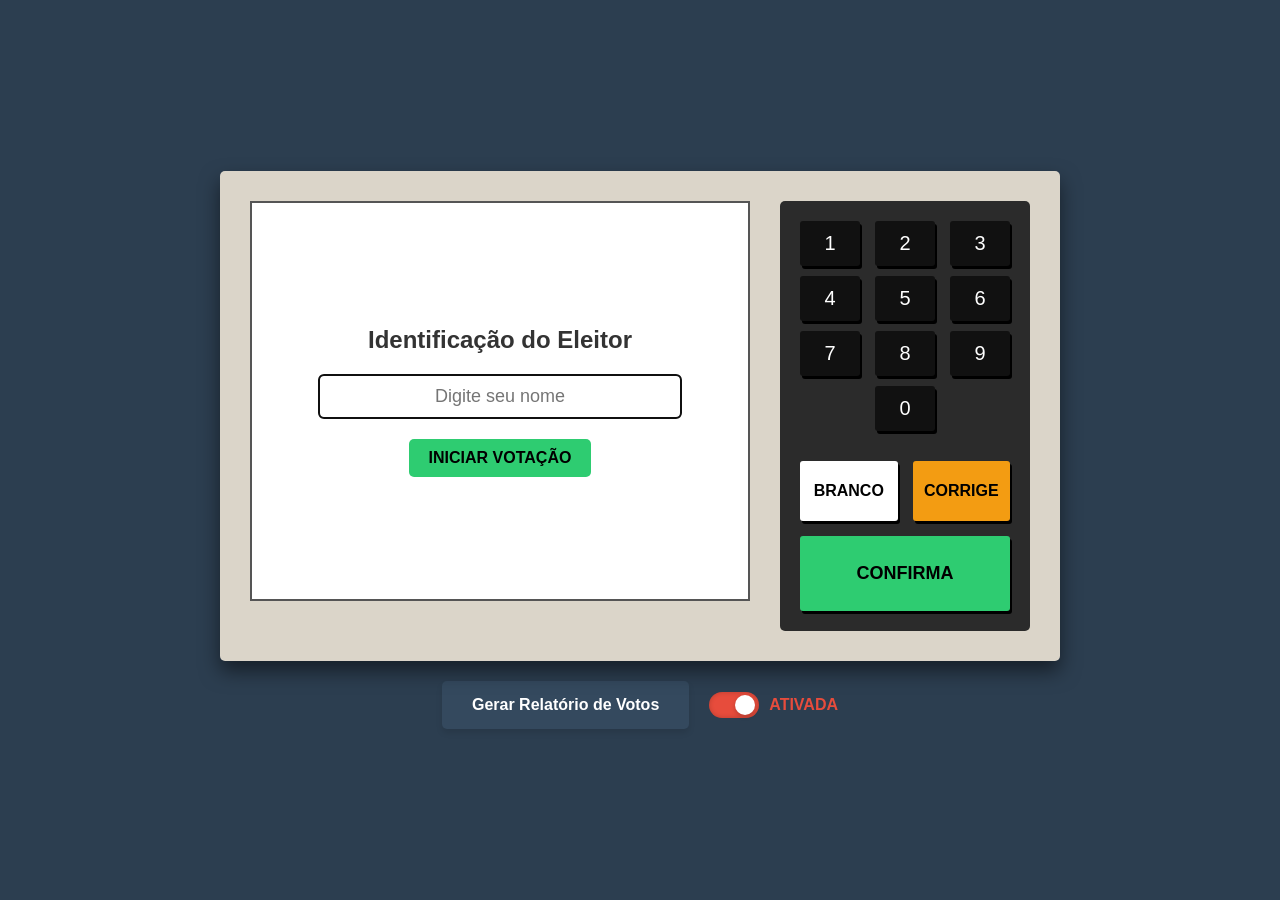
<file: index.html>
<!DOCTYPE html>
<html lang="pt-BR">
<head>
    <meta charset="UTF-8">
    <meta name="viewport" content="width=device-width, initial-scale=1.0">
    <title>Urna Eletrônica - Simulação de Cibersegurança</title>
    <link rel="stylesheet" href="style.css">
</head>
<body>

    <!-- Interface Principal da Urna -->
    <div class="urna" id="urna-interface">

        <div class="tela">
            <!-- Tela de Identificação -->
            <div id="tela-identificacao" style="display: flex; flex-direction: column; justify-content: center; align-items: center; flex: 1;">
                <h2 style="margin-bottom: 20px;">Identificação do Eleitor</h2>
                <input type="text" id="nome-eleitor" placeholder="Digite seu nome" style="padding: 10px; font-size: 18px; width: 80%; text-align: center; border: 2px solid #333; border-radius: 5px;">
                <button onclick="iniciarVotacaoEleitor()" style="margin-top: 20px; padding: 10px 20px; font-size: 16px; cursor: pointer; background-color: #2ecc71; border: none; border-radius: 5px; font-weight: bold;">INICIAR VOTAÇÃO</button>
            </div>

            <!-- Container Normal de Votação -->
            <div id="tela-votacao" style="display: none; flex-direction: column; flex: 1;">
                <div class="tela-topo">
                    <div class="tela-topo-esq">
                        <div class="texto-seu-voto-para">SEU VOTO PARA</div>
                        <div class="cargo" id="cargo">CARGO</div>
                        <div class="numeros" id="numeros"></div>
                        <div class="descricao" id="descricao"></div>
                    </div>
                    <div class="tela-topo-dir" id="fotos"></div>
                </div>
                <div class="tela-rodape">
                    Aperte a tecla:<br>
                    VERDE para CONFIRMAR<br>
                    LARANJA para CORRIGIR
                </div>
            </div>

            <!-- Tela Oculta de FIM -->
            <div id="tela-fim" style="display: none; justify-content: center; align-items: center; flex: 1;">
                <div class="aviso-gigante pisca" style="margin-top: 0; font-size: 80px;">FIM</div>
            </div>
        </div>

        <!-- Teclado Numérico -->
        <div class="teclado">
            <div class="teclado-linha">
                <div class="teclado-botao" onclick="clicou('1')">1</div>
                <div class="teclado-botao" onclick="clicou('2')">2</div>
                <div class="teclado-botao" onclick="clicou('3')">3</div>
            </div>
            <div class="teclado-linha">
                <div class="teclado-botao" onclick="clicou('4')">4</div>
                <div class="teclado-botao" onclick="clicou('5')">5</div>
                <div class="teclado-botao" onclick="clicou('6')">6</div>
            </div>
            <div class="teclado-linha">
                <div class="teclado-botao" onclick="clicou('7')">7</div>
                <div class="teclado-botao" onclick="clicou('8')">8</div>
                <div class="teclado-botao" onclick="clicou('9')">9</div>
            </div>
            <div class="teclado-linha">
                <div class="teclado-botao" onclick="clicou('0')">0</div>
            </div>
            <div class="teclado-acoes">
                <div class="teclado-acoes-topo">
                    <div class="teclado-botao botao-branco" onclick="branco()">BRANCO</div>
                    <div class="teclado-botao botao-corrige" onclick="corrige()">CORRIGE</div>
                </div>
                <div class="teclado-botao botao-confirma" onclick="confirma()">CONFIRMA</div>
            </div>
        </div>
    </div>

    <!-- Painel do Professor -->
    <div class="painel-professor" style="margin-top: 20px; display: flex; justify-content: center; align-items: center; gap: 20px;">
        <button onclick="mostrarBoletimDeUrna()" style="background-color: #34495e; color: white; border: none; padding: 15px 30px; font-size: 16px; font-weight: bold; cursor: pointer; border-radius: 5px; box-shadow: 0 4px 6px rgba(0,0,0,0.1);">Gerar Relatório de Votos</button>
        
        <!-- Toggle Fraude -->
        <label style="display: flex; align-items: center; cursor: pointer; font-family: sans-serif;">
            <input type="checkbox" id="toggle-fraude" checked onchange="alternarFraude()" style="display: none;">
            <div id="slider-fraude" style="width: 50px; height: 26px; background-color: #e74c3c; border-radius: 34px; position: relative; transition: .4s; box-shadow: inset 0 0 5px rgba(0,0,0,0.2);">
                <span id="slider-btn-fraude" style="position: absolute; height: 20px; width: 20px; left: 26px; bottom: 3px; background-color: white; border-radius: 50%; transition: .4s; box-shadow: 0 2px 4px rgba(0,0,0,0.2);"></span>
            </div>
            <span id="texto-fraude" style="margin-left: 10px; font-weight: bold; font-size: 16px; color: #e74c3c;">ATIVADA</span>
        </label>
    </div>

    <!-- Tela Oculta de Auditoria (Boletim de Urna) - Mantido para compatibilidade, mas agora abre nova guia -->
    <div class="boletim" id="boletim-interface" style="display: none;">
        <h2>BOLETIM DE URNA (AUDITORIA)</h2>
        <div id="boletim-conteudo"></div>
        <button onclick="reiniciarUrna()">Reiniciar Simulação</button>
    </div>

    <script src="etapas.js"></script>
    <script src="script.js"></script>
</body>
</html>
</file>
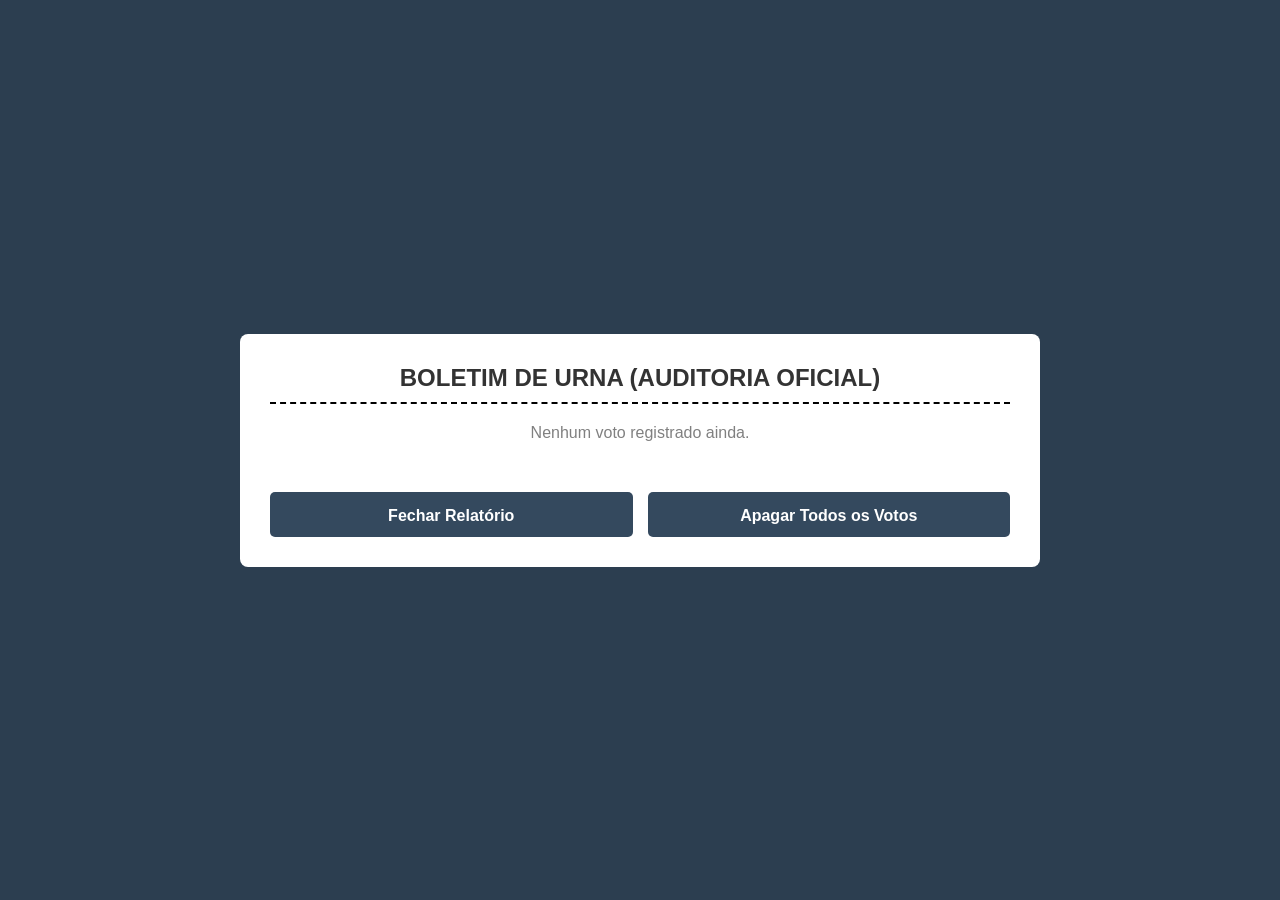
<file: relatorio.html>
<!DOCTYPE html>
<html lang="pt-BR">
<head>
    <meta charset="UTF-8">
    <meta name="viewport" content="width=device-width, initial-scale=1.0">
    <title>Relatório da Urna - Auditoria</title>
    <link rel="stylesheet" href="style.css">
</head>
<body>
    <div class="relatorio-container boletim" style="width: 100%; max-width: 800px; box-shadow: none; max-height: none;">
        <h2>BOLETIM DE URNA (AUDITORIA OFICIAL)</h2>
        <div id="boletim-conteudo"></div>
        
        <div class="botoes-acao">
            <button class="btn btn-voltar" onclick="window.close()">Fechar Relatório</button>
            <button class="btn btn-limpar" onclick="limparVotos()">Apagar Todos os Votos</button>
        </div>
    </div>

    <script src="etapas.js"></script>
    <script src="relatorio.js"></script>
</body>
</html>
</file>
<file: style.css>
* { box-sizing: border-box; margin: 0; padding: 0; font-family: Arial, sans-serif; }

body {
    display: flex; flex-direction: column; justify-content: center; align-items: center;
    min-height: 100vh; background-color: #2c3e50; color: #333;
}

/* Estrutura da Urna */
.urna {
    position: relative; /* Necessário para o botão secreto */
    background-color: #dbd5c9; padding: 30px; border-radius: 5px;
    display: flex; box-shadow: 0 10px 20px rgba(0,0,0,0.5); gap: 30px;
}

/* Botão invisível para o professor */
.botao-secreto {
    position: absolute;
    top: 5px;
    left: 5px;
    width: 40px;
    height: 40px;
    cursor: default;
    background-color: transparent;
    z-index: 10;
}

/* Tela da Urna */
.tela {
    width: 500px; height: 400px; background-color: #fff;
    border: 2px solid #555; display: flex; flex-direction: column; padding: 20px;
}
.tela-topo { flex: 1; display: flex; }
.tela-topo-esq { flex: 1; display: flex; flex-direction: column; }
.texto-seu-voto-para { font-size: 20px; text-transform: uppercase; margin-bottom: 10px; height: 25px; visibility: hidden; }
.cargo { font-size: 24px; font-weight: bold; text-transform: uppercase; text-align: center; margin-bottom: 20px; }

/* Dígitos */
.numeros { display: flex; gap: 10px; margin-bottom: 20px; }
.numero { width: 40px; height: 50px; border: 1px solid #000; display: flex; justify-content: center; align-items: center; font-size: 30px; }
.numero.pisca { animation: pisca 1s infinite; }
@keyframes pisca {
    0%, 100% { border-color: transparent; color: transparent; }
    50% { border-color: #000; color: #000; }
}

.descricao { line-height: 1.5; font-size: 18px; }
.aviso-gigante { font-size: 40px; font-weight: bold; text-align: center; margin-top: 50px; }

/* Fotos do Candidato */
.tela-topo-dir { width: 120px; display: flex; flex-direction: column; align-items: flex-end; }
.imagem { border: 1px solid #000; text-align: center; font-size: 12px; margin-bottom: 10px; }
.imagem img { width: 100%; display: block; }

.tela-rodape { height: 60px; border-top: 2px solid #000; font-size: 14px; padding-top: 10px; }

/* Teclado Físico */
.teclado { background-color: #2b2b2b; padding: 20px; border-radius: 5px; display: flex; flex-direction: column; gap: 10px; }
.teclado-linha { display: flex; justify-content: center; gap: 15px; }
.teclado-botao {
    width: 60px; height: 45px; background-color: #111; color: #fff;
    font-size: 20px; display: flex; justify-content: center; align-items: center;
    border-radius: 3px; cursor: pointer; box-shadow: 2px 3px 0 #000; user-select: none;
}
.teclado-botao:active { transform: translateY(3px); box-shadow: 0 0 0 #000; }
.teclado-acoes { display: flex; flex-direction: column; gap: 15px; margin-top: 20px; }
.teclado-acoes-topo { display: flex; justify-content: space-between; gap: 15px; }

.botao-branco { background-color: #fff; color: #000; font-size: 16px; font-weight: bold; flex: 1; height: 60px; }
.botao-corrige { background-color: #f39c12; color: #000; font-size: 16px; font-weight: bold; flex: 1; height: 60px; }
.botao-confirma { background-color: #2ecc71; color: #000; font-size: 18px; font-weight: bold; height: 75px; width: 100%; }

/* Boletim de Urna (Recibo) */
.boletim {
    background-color: #fdfdfd; padding: 40px; border-radius: 5px; width: 600px;
    max-width: 90vw; font-family: 'Courier New', Courier, monospace;
    box-shadow: 0 10px 20px rgba(0,0,0,0.5); max-height: 90vh; overflow-y: auto;
}
.boletim h2 { text-align: center; margin-bottom: 20px; border-bottom: 2px dashed #000; padding-bottom: 10px; }
.cargo-relatorio { margin-bottom: 20px; border-bottom: 1px dashed #ccc; padding-bottom: 10px; }
.cargo-relatorio h3 { margin-bottom: 10px; text-transform: uppercase; }
.candidato-relatorio { display: flex; justify-content: space-between; margin-bottom: 5px; font-size: 15px; }
.boletim button {
    display: block; width: 100%; padding: 15px; background-color: #34495e;
    color: #fff; border: none; font-size: 16px; cursor: pointer; margin-top: 20px; font-weight: bold;
}
.boletim button:hover { background-color: #2c3e50; }

.relatorio-container {
    width: 100%;
    max-width: 800px;
    margin: 0 auto;
    background: #fff;
    padding: 30px;
    border-radius: 8px;
    box-shadow: 0 4px 10px rgba(0,0,0,0.1);
}
.botoes-acao {
    display: flex;
    flex-direction: row;
    align-items: center;
    gap: 15px;
    margin-top: 30px;
}
.btn {
    flex: 1;
    display: inline-flex;
    align-items: center;
    justify-content: center;
    margin: 0;
    padding: 0 20px;
    height: 45px;
    border-radius: 5px;
    font-size: 16px;
    font-family: inherit;
    font-weight: bold;
    cursor: pointer;
    text-decoration: none;
    color: #fff;
    border: none;
    box-sizing: border-box;
}
.btn-voltar { background: #3498db; }
.btn-limpar { background: #e74c3c; }
.btn-voltar:hover { background: #2980b9; }
.btn-limpar:hover { background: #c0392b; }
</file>
